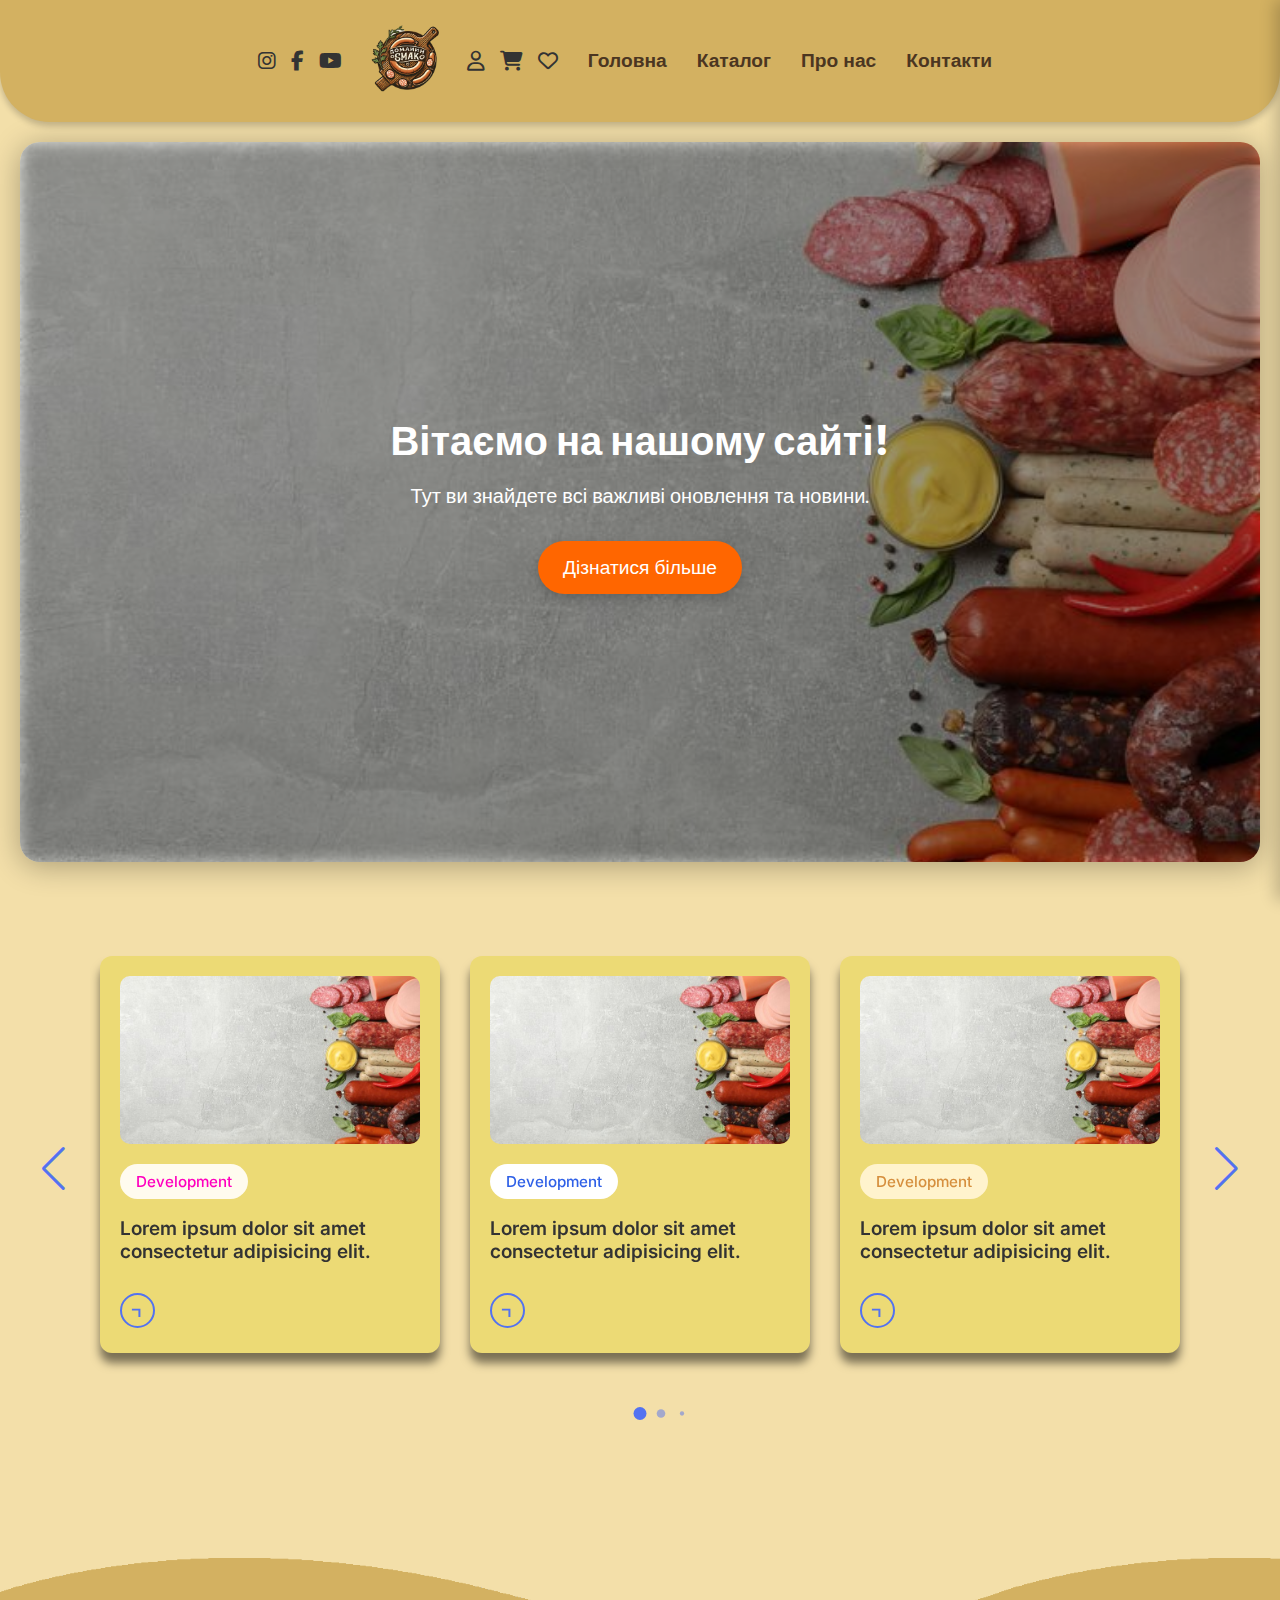
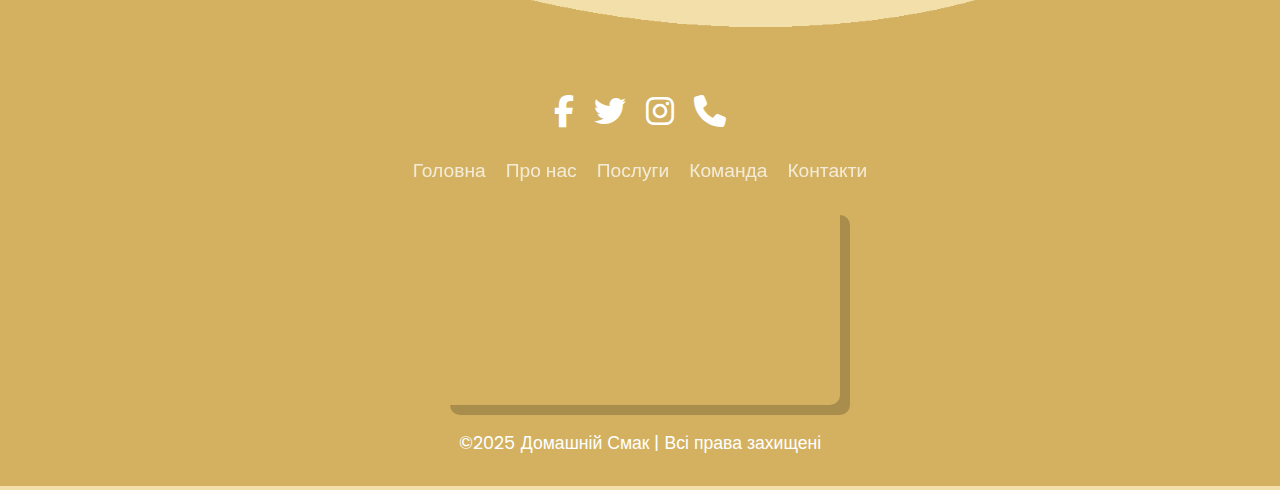
<file: index.html>
<!DOCTYPE html>
<html lang="en">
<head>
    <meta charset="UTF-8">
    <meta name="viewport" content="width=device-width, initial-scale=1.0">
    <link rel="stylesheet" href="https://cdnjs.cloudflare.com/ajax/libs/font-awesome/6.5.1/css/all.min.css">
   
    <title>Menu</title>
    <link rel="stylesheet" href="styles.css">
    <link rel="stylesheet" href="https://fonts.googleapis.com/css2?family=Material+Symbols+Outlined&display=swap">
    <link rel="stylesheet" href="https://cdn.jsdelivr.net/npm/swiper@11/swiper-bundle.min.css">

    <style>
        /* Import Google Fonts */
        @import url('https://fonts.googleapis.com/css2?family=Poppins:ital,wght@0,100;0,200;0,300;0,400;0,500;0,600;0,700;0,800;0,900;1,100;1,200;1,300;1,400;1,500;1,600;1,700;1,800;1,900&display=swap');

        * {
            margin: 0;
            padding: 0;
            box-sizing: border-box;
            font-family: 'Poppins', sans-serif;
        }

        body {
            background-color:  #f3dfa9;
        }

        /* Header Styles */
        header {
            display: flex;
            justify-content: center;
            align-items: center;
            padding: 15px 25px;  
            background-color:  #d8bc69;
            box-shadow: 0 4px 6px rgba(0, 0, 0, 0.2);
            position: relative;
            z-index: 1000;
            border-radius: 0 0 50px 50px;
            transition: background-color 0.3s ease;
        }


        header:hover{
            background-color:  #d3b161;
        }

        .header-content {
            display: flex;
            align-items: center;
            justify-content: center;
            gap: 20px;
            flex-wrap: nowrap;
        }

        .social-links, .icons {
           
          display: flex;
            gap: 15px;
        }

        .social-links a, .icons a {
            color: #333;
            font-size: 20px;
            text-decoration: none;
            transition: color 0.3s ease, transform 0.3s ease;
        }

        .social-links a:hover, .icons a:hover {
            color: #dfac3e;
            transform: translateY(-3px);
        }

        .logo img {
            height: 85px;
            transition: transform 0.3s ease;
        }

        .logo img:hover {
            transform: scale(1.1);
        }

        .nav-links {
            display: flex;
            white-space: nowrap;
            gap: 25px;
        }

        .nav-links a {
            color: #333;
            text-decoration: none;
            font-weight: 600;
            font-size: 16px;
            transition: color 0.3s ease, transform 0.3s ease;
        }

        .nav-links a:hover {
            color: #dfac3e;
            transform: translateY(-3px);
        }

        /* Burger Menu Styles */
        .toggle {
            display: none; /* Visible by default */
            position: absolute;
            height: 30px;
            width: 30px;
            top: 50%;
            right: 20px;
            transform: translateY(-50%);
            z-index: 3000;
            cursor: pointer;
            border-radius: 2px;
            box-shadow: 1px 1px 1px 1px rgba(0, 0, 0, 0.3);
            opacity: 1; /* Fully visible */
            visibility: visible; /* Visible */
            transition: opacity 0.5s ease, visibility 0.5s ease; /* Smooth transition */
        }

        /* Hide the toggle button when the menu is open */
        input:checked ~ .toggle {
            opacity: 0; /* Fade out */
            visibility: hidden; /* Hide */
        }

        .toggle .common {
            position: absolute;
            height: 2px;
            width: 20px;
            background-color: #474343;
            border-radius: 50px;
            transition: 0.3s ease;
        }

        .toggle .top_line {
            top: 30%;
            left: 50%;
            transform: translate(-50%, -50%);
        }

        .toggle .middle_line {
            top: 50%;
            left: 50%;
            transform: translate(-50%, -50%);
        }

        .toggle .bottom_line {
            top: 70%;
            left: 50%;
            transform: translate(-50%, -50%);
        }

        input:checked ~ .toggle .top_line {
            left: 2px;
            top: 14px;
            width: 25px;
            transform: rotate(45deg);
        }

        input:checked ~ .toggle .bottom_line {
            left: 2px;
            top: 14px;
            width: 25px;
            transform: rotate(-45deg);
        }

        input:checked ~ .toggle .middle_line {
            opacity: 0;
            transform: translateX(20px);
        }

        /* Slide Menu Styles */
        .slide {
            height: 100vh;
            width: 250px;
            position: fixed;
            background-color: #fff;
            transition: 0.5s ease;
            transform: translateX(250px);
            right: 0;
            top: 0;
            box-shadow: -5px 0 15px rgba(0, 0, 0, 0.2);
            z-index: 2500;
        }

        input:checked ~ .slide {
            transform: translateX(0);
        }

        .slide h1 {
            color: #333;
            font-weight: 800;
            text-align: center;
            padding: 20px 0;
            background-color: #dfac3e;
            margin-bottom: 10px;
        }

        .slide ul {
            padding: 10px;
        }

        .slide ul li {
            list-style: none;
            margin-bottom: 10px;
        }

        .slide ul li a {
            color: #333;
            font-weight: 500;
            padding: 12px 15px;
            display: block;
            text-transform: capitalize;
            text-decoration: none;
            border-radius: 5px;
            transition: background-color 0.3s ease, color 0.3s ease;
        }

        .slide ul li a i {
            width: 30px;
            text-align: center;
            margin-right: 10px;
        }

        .slide ul li a:hover {
            color: #fff;
            background-color: #dfac3e;
        }

        /* Close Button Styles */
        .close-btn {
            position: absolute;
            top: 25px;        
            background-color: transparent;
            border: none;
            color: #333;
            font-size: 16px;
            cursor: pointer;
            padding: 5px 10px;
            transition: color 0.3s ease;
            right:25px;
            cursor: pointer;
            border-radius: 4px;
            background-color: #dabe8b;
            box-shadow: 0.5px 0.5px 2px 2px rgba(0, 0, 0, 0.3);
        }

        .close-btn:hover {
            color: #9e7722;
        }

        /* Overlay for Menu */
        .overlay {
            display: none;
            position: fixed;
            top: 0;
            left: 0;
            width: 100%;
            height: 100%;
            background-color: rgba(0, 0, 0, 0.5);
            z-index: 2000;
        }

        input:checked ~ .overlay {
            display: block;
        }

        /* Responsive Styles */
        @media (max-width: 768px) {
            .header-content {
                width: 100%;
            }

            .nav-links {
                display: none;
            }

            .logo {
                text-align: center;
            }

            .toggle {
                display: block;
            }

            .icons {
                position: relative;
                padding-right: 60px;
            }

            .nonvisible {
                display: none;
            }

            .hidden {
                display: none;
            }
        }

        input {
            display: none;
            visibility: hidden;
            -webkit-appearance: none;
        }

        @media(max-width:370px){
            header{
                position: absolute;
            }
            .slide{
                height: 100%;
            }
        }


        
        .toggle:hover{
            background-color: #c2a93b;
        }

        @media (max-width: 806px) {
    .header-content {
        flex-direction:row ;
        align-items: center; /* Center align items */
        gap: 15px; /* Add some spacing between stacked items */
        
    }}
      
    </style>
</head>
<body>
    <div class="absol">
        <header>
            <!-- Header Content -->
            <div class="header-content">
                <!-- Social Media Links -->
                <div class="social-links">
                    <a href="https://instagram.com" target="_blank"><i class="fab fa-instagram"></i></a>
                    <a href="https://facebook.com" target="_blank"><i class="fab fa-facebook-f"></i></a>
                    <a href="https://youtube.com" target="_blank"><i class="fab fa-youtube"></i></a>
                </div>
                <!-- Logo -->
                <div class="logo">
                    <img src="img/smak.png" alt="Logo">
                </div>
                <!-- Icons -->
                <div class="icons">
                    <a href="#"><i class="far fa-user"></i></a>
                    <a href="#"><i class="fas fa-shopping-cart"></i></a>
                    <a href="#"><i class="far fa-heart"></i></a>
                    <div class="nonvisible">
                        <ul class="nav-links">
                            <li><a href="#">Головна</a></li>
                            <li><a href="#">Каталог</a></li>
                            <li><a href="#">Про нас</a></li>
                            <li><a href="#">Контакти</a></li>
                           <style>.nav-links {
                            list-style: none;
                            display: flex;
                            gap: 0px;
                            align-items: center;
                            margin: 0 0px;
                            font-size: 1.2em;
                        }

                        .nav-links a {
                            color: #4b3621;
                            font-size: 1em;
                            padding: 10px 15px;
                            border-radius: 5px;
                            transition: background-color 0.3s ease, color 0.3s ease, transform 0.3s ease;
                            text-decoration: none;
                        }

                        .nav-links a:hover {
                            background-color: #dabe8b;
                            transform: scale(1.1);
                        }</style>
                          </ul>
                    </div>
                    <!-- Burger Menu -->
                    <label for="toggle">
                        <input type="checkbox" id="toggle">
                        <div class="toggle">
                            <span class="top_line common"></span>
                            <span class="middle_line common"></span>
                            <span class="bottom_line common"></span>
                        </div>
                        <div class="slide">
                            <h1>Menu</h1>
                            <!-- Close Button -->
                            <button id="closeMenu" class="close-btn">
                                <i class="fas fa-times"></i> 
                            </button>
                            <ul>
                                <li><a href="#"><i class="fa fa-tv"></i> Dashboard</a></li>
                                <li><a href="#"><i class="far fa-user"></i> Профіль</a></li>
                                <li><a href="#"><i class="fa-brands fa-gripfire"></i> Новинки</a></li>
                                <li><a href="#"><i class="far fa-comments"></i> Повідомлення</a></li>
                                <li><a href="#"><i class="far fa-folder"></i> Files</a></li>
                                <li><a href="#"><i class="far fa-address-book"></i> Contacts</a></li>
                                <li><a href="#"><i class="far fa-heart"></i> Favorites</a></li>
                                <li><a href="#"><i class="fa fa-cogs"></i> Settings</a></li>
                            </ul>
                        </div>
                        <!-- Overlay -->
                        <div class="overlay"></div>
                    </label>
                </div>
            </div>
        </header>
    </div>


    <div class="hero-section">
        <div class="hero-content">
            <h1>Вітаємо на нашому сайті!</h1>         
            <p>Тут ви знайдете всі важливі оновлення та новини.</p>
            <a href="#" class="hero-button">Дізнатися більше</a> <!-- Кнопка -->
        </div>
    </div>

    <iframe src="newtest.html" width="100%" height="600px" frameborder="0"></iframe>

    <iframe src="footer.html" width="100%" height="600px" frameborder="0"></iframe>
    <script>
        document.getElementById('toggle').addEventListener('change', function() {
            var toggleButton = document.querySelector('.toggle');
            if (this.checked) {
                toggleButton.classList.remove('visible');
            } else {
                toggleButton.classList.add('visible');
            }
        });

        // Close menu when close button is clicked
        document.getElementById('closeMenu').addEventListener('click', function() {
            document.getElementById('toggle').checked = false;
            document.querySelector('.toggle').classList.add('visible');
        });
    </script>

</body>
</html>
</file>
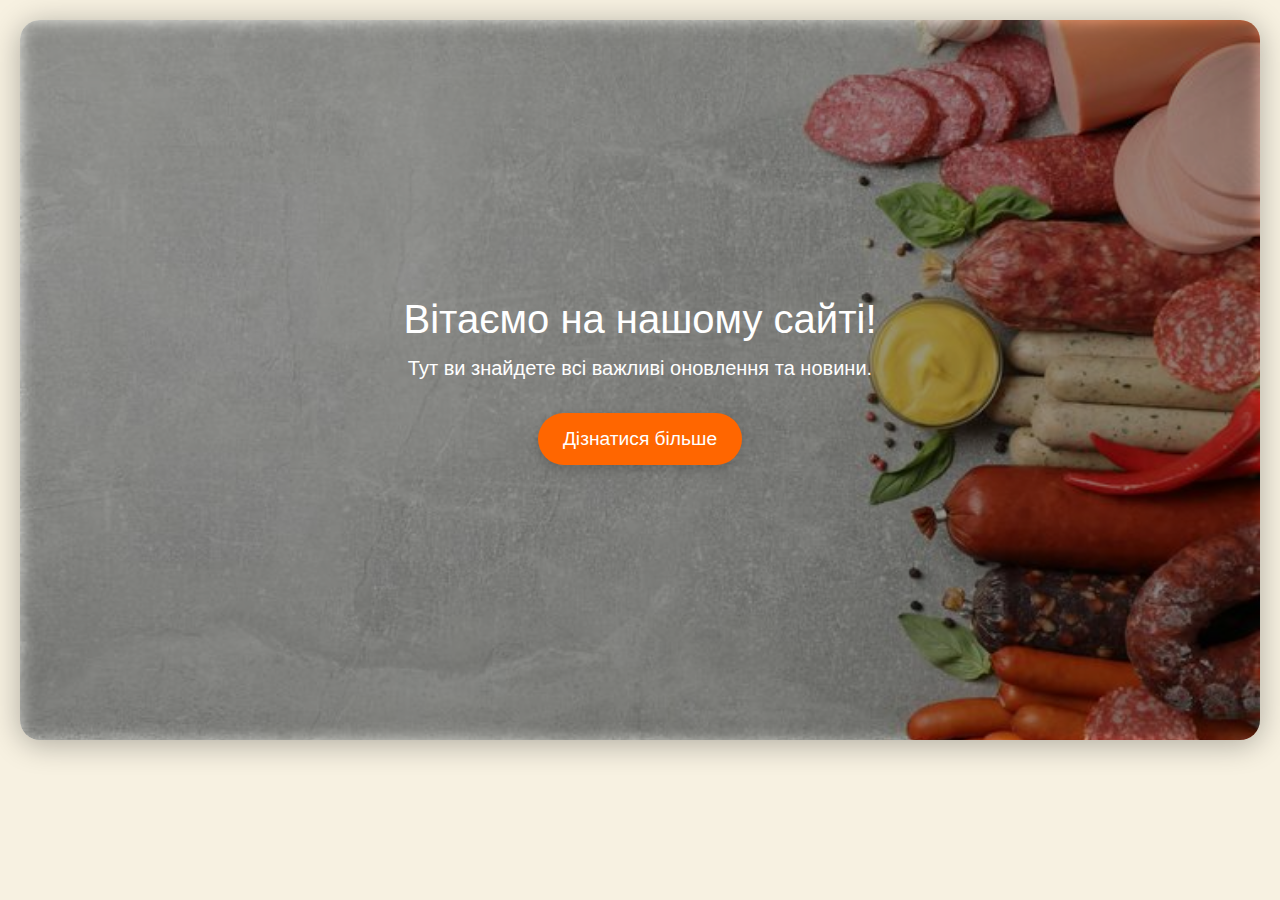
<file: inde.html>
<!DOCTYPE html>
<html lang="uk">
<head>
    <meta charset="UTF-8">
    <meta name="viewport" content="width=device-width, initial-scale=1.0">
    <meta name="description" content="Ласкаво просимо до ковбасного раю! Ми пропонуємо найкращі продукти.">
    
    <!-- Підключення AOS для анімації при прокручуванні -->
    <link href="https://cdn.jsdelivr.net/npm/aos@2.3.4/dist/aos.css" rel="stylesheet">
    <script src="https://cdn.jsdelivr.net/npm/aos@2.3.4/dist/aos.js"></script>
    
    <!-- Підключення Bootstrap -->
    <link href="https://cdn.jsdelivr.net/npm/bootstrap@5.3.0-alpha1/dist/css/bootstrap.min.css" rel="stylesheet">
    <link rel="stylesheet" href="styles.css">
    <link rel="stylesheet" href="https://cdnjs.cloudflare.com/ajax/libs/font-awesome/6.0.0-beta3/css/all.min.css">
    <link rel="stylesheet" href="style.css">
    <link rel="stylesheet" href="https://fonts.googleapis.com/css2?family=Material+Symbols+Outlined&display=swap">
    <link rel="stylesheet" href="https://cdn.jsdelivr.net/npm/swiper@11/swiper-bundle.min.css">
    <script>
        AOS.init(); // ініціалізація AOS
    </script>
    
    <title>Ковбасний рай</title>
</head>
<body>

<main>
    <div class="hero-section">
        <div class="hero-content">
            <h1>Вітаємо на нашому сайті!</h1>         
            <p>Тут ви знайдете всі важливі оновлення та новини.</p>
            <a href="#" class="hero-button">Дізнатися більше</a> <!-- Кнопка -->
        </div>
    </div>
</main>





<!-- Підключаємо скрипти -->
<script src="https://code.jquery.com/jquery-3.6.0.min.js"></script>
<script src="https://cdn.jsdelivr.net/npm/bootstrap@5.3.0-alpha1/dist/js/bootstrap.bundle.min.js"></script>
<script src="scripts.js"></script>





</body>
</html>
</file>
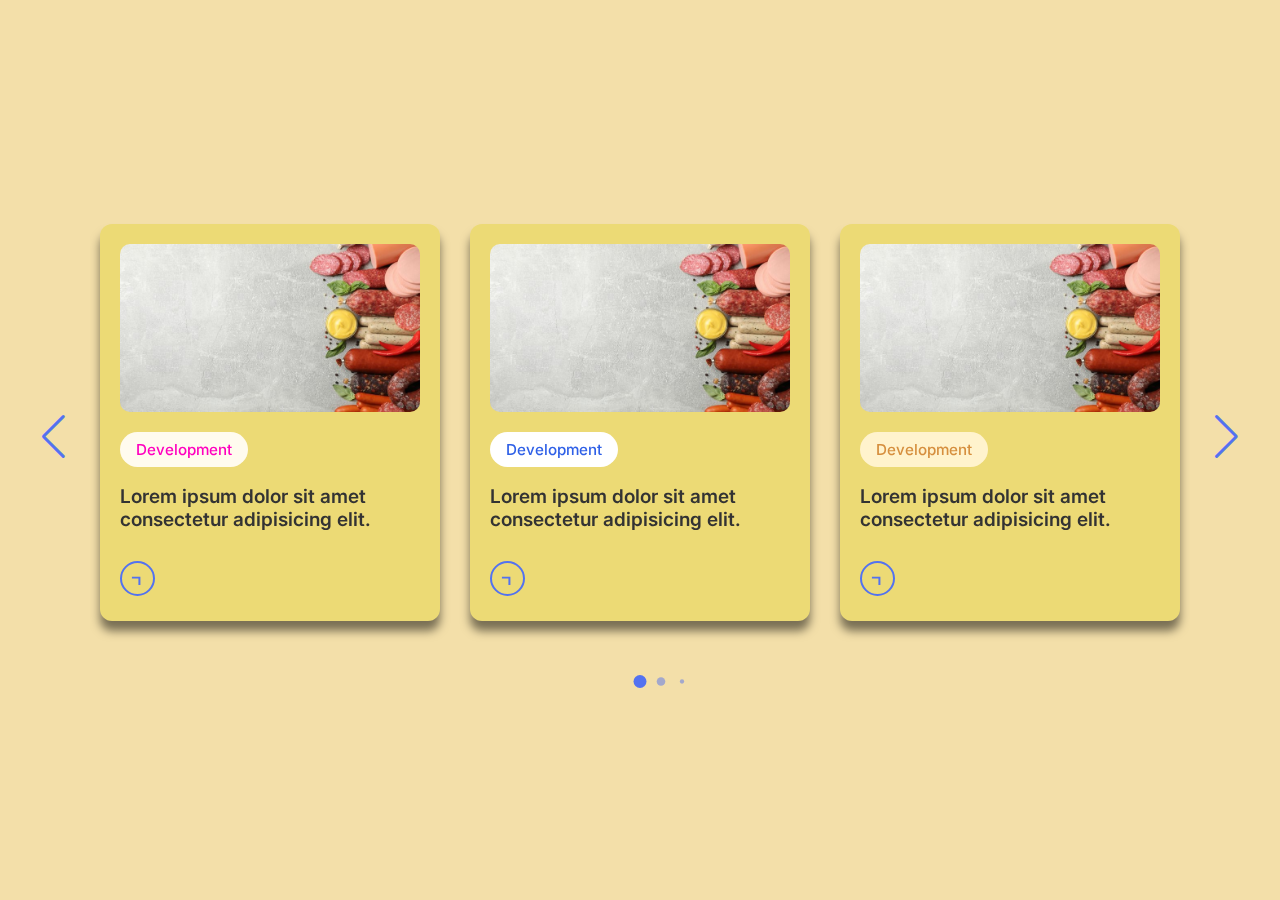
<file: newtest.html>
<!DOCTYPE html>
<html lang="en">
<head>
    <meta charset="UTF-8">
    <meta name="viewport" content="width=device-width, initial-scale=1.0">
    <link rel="stylesheet" href="https://fonts.googleapis.com/css2?family=Material+Symbols+Outlined&display=swap">
    <link rel="stylesheet" href="https://cdn.jsdelivr.net/npm/swiper@11/swiper-bundle.min.css">
    <title>Document</title>
    <style>
        @import url('https://fonts.googleapis.com/css2?family=Inter:wght@100..900&display=swap');

        * {
            margin: 0;
            padding: 0;
            box-sizing: border-box;
            font-family: "Inter", sans-serif;
        }

        body {
            display: flex;
            align-items: center;
            justify-content: center;
            min-height: 100vh;
            background:#f3dfa9;
        }

        .card-list {
            list-style: none;
            padding: 0;
        }

        .card-item {
            margin-bottom: 20px;
        }

        .card-link {
           user-select: none;
            display: block;
            background:  #ecda75;
            padding: 18px;
            border-radius: 12px;
            text-decoration: none;
            border: 2px solid transparent;
            box-shadow: 0 10px 10px rgba(0, 0, 0, 0.5);
            transition: 0.2s ease;
        }

        .card-link :hover {
            border-color: #5372F0;
        }

        .card-link:active{
            cursor: grabbing;
        }

        .card-image {
            width: 100%;
            aspect-ratio: 16 / 9;
            object-fit: cover;
            border-radius: 10px;
        }

        .badge {
            color: rgb(47, 96, 231);
            padding: 8px 16px;
            font-size: 0.95rem;
            font-weight: 500;
            margin: 16px 0 18px;
            background: #ffffff;
            width: fit-content;
            border-radius: 50px;
        }

        .card-button {
          height: 35px;
          width: 35px;
          color: #5372F0;
          border-radius: 50%;
          margin: 30px 0 5px;
          background: none;
          cursor: pointer;
          border: 2px solid #5372F0;
          transform: rotate(-45deg);
          transition: 0.4s ease;
        }

        .card-button:hover {
            background: #0056b3;
        }

        .card-title{
            font-size: 1.19rem;
            color: #333;
            font-weight: 600;
        }

        .card-list .card-link:hover .card-button {
            color: #ffffff;
            background: #5372F0;
        }

        .card-list .card-link .badge.designer {
            color: #ff00bf;
            background: #fffbee;
        }

        .card-list .card-link .badge.marketer {
            color: #d68f3e;
            background: #fff3cd;
        }

        .card-list .card-link .badge.gamer {
            color: #135c04;
            background: #fff3cd;
        }

        .card-list .card-link .badge.editor {
            color: #856404;
            background: #fff3cd;
        }

        .card-wrapper {
            max-width: 1100px;
            margin: 0 60px 35px;
            padding: 20px 10px;
            overflow: hidden;
        }

        .card-wrapper .swiper-pagination-bullet {
            height: 13px;
            width: 13px;
            opacity: 0.5;
            background: #5372F0;
        }

        .card-wrapper .swiper-pagination-bullet-active {
            opacity : 1;
        }

        .card-wrapper .swiper-slide-button {
            color: #5372F0;
            margin-top: -35px;
        }

        @media screen and (max-width: 768px){
            .card-wrapper {
                margin: 0 10px 25px;
            }

            .card-wrapper .swiper-slide-button {
                display: none;
            }
        }
    </style>
</head>
<body>
    <div class="container swiper">
        <div class="card-wrapper">
            <ul class="card-list swiper-wrapper">
                <li class="card-item swiper-slide">
                    <a href="#" class="card-link">
                        <img src="img/sausages.jpg" alt="Sausages" class="card-image">
                        <p class="badge designer">Development</p>
                        <h2 class="card-title">
                            Lorem ipsum dolor sit amet consectetur adipisicing elit.
                        </h2>
                        <button class="card-button material-symbols-outlined">
                            chevron_right
                        </button>
                    </a>
                </li>
                <li class="card-item swiper-slide">
                    <a href="#" class="card-link">
                        <img src="img/sausages.jpg" alt="Sausages" class="card-image">
                        <p class="badge developer">Development</p>
                        <h2 class="card-title">
                            Lorem ipsum dolor sit amet consectetur adipisicing elit.
                        </h2>
                        <button class="card-button material-symbols-outlined">
                            chevron_right
                        </button>
                    </a>
                </li> <li class="card-item swiper-slide">
                    <a href="#" class="card-link">
                        <img src="img/sausages.jpg" alt="Sausages" class="card-image">
                        <p class="badge marketer">Development</p>
                        <h2 class="card-title">
                            Lorem ipsum dolor sit amet consectetur adipisicing elit.
                        </h2>
                        <button class="card-button material-symbols-outlined">
                            chevron_right
                        </button>
                    </a>
                </li> <li class="card-item swiper-slide">
                    <a href="#" class="card-link">
                        <img src="img/sausages.jpg" alt="Sausages" class="card-image">
                        <p class="badge gamer">Development</p>
                        <h2 class="card-title">
                            Lorem ipsum dolor sit amet consectetur adipisicing elit.
                        </h2>
                        <button class="card-button material-symbols-outlined">
                            chevron_right
                        </button>
                    </a>
                </li> <li class="card-item swiper-slide">
                    <a href="#" class="card-link">
                        <img src="img/sausages.jpg" alt="Sausages" class="card-image">
                        <p class="badge editor">Development</p>
                        <h2 class="card-title">
                            Lorem ipsum dolor sit amet consectetur adipisicing elit.
                        </h2>
                        <button class="card-button material-symbols-outlined">
                            chevron_right
                        </button>
                    </a>
                </li>
            </ul>    

            <div class="swiper-pagination"></div>
            <div class="swiper-slide-button swiper-button-prev"></div>
            <div class="swiper-slide-button swiper-button-next"></div>
        </div>
    </div>

    <script src="https://cdn.jsdelivr.net/npm/swiper@11/swiper-bundle.min.js"></script>
    <script>
        const swiper = new Swiper('.card-wrapper', {
            loop: true,
            spaceBetween: 30,
            autoplay: {
                delay: 3000,
                disableOnInteraction: false,
            },
            pagination: {
                el: '.swiper-pagination',
                clickable: true,
                dynamicBullets: true
            },
            navigation: {
                nextEl: '.swiper-button-next',
                prevEl: '.swiper-button-prev',
            },
            breakpoints: {
                0: {
                    slidesPerView: 1
                },
                768: {
                    slidesPerView: 2
                },
                1024: {
                    slidesPerView: 3
                },
            }
        });

        const swiperContainer = document.querySelector('.card-wrapper');

        swiperContainer.addEventListener('mouseenter', () => {
            swiper.autoplay.stop();
        });

        swiperContainer.addEventListener('mouseleave', () => {
            swiper.autoplay.start();
        });
    </script>
</body>
</html>
</file>
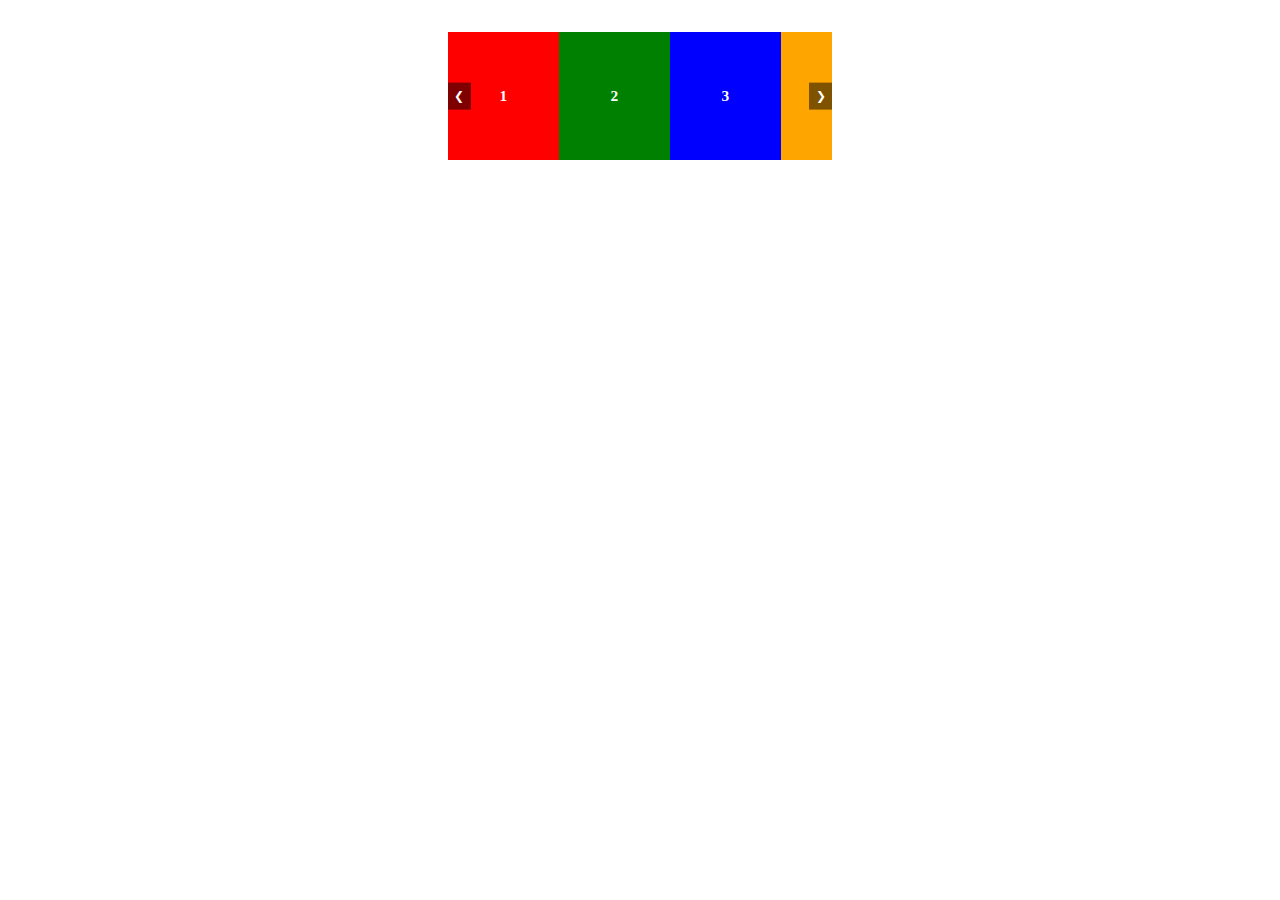
<file: testik.html>
<!DOCTYPE html>
<html lang="ru">
  <head>
    <meta charset="UTF-8" />
    <meta name="viewport" content="width=device-width, initial-scale=1.0">
    <title>Карусель на 5 элементов</title>
    <style>
      /* Контейнер карусели */
      .carousel-container {
        width: 30vw; /* Ширина области видимости карусели */
        margin: 2.5vw auto; /* Отцентрировать по горизонтали */
        overflow: hidden; /* Прятать элементы, выходящие за границы */
        position: relative; /* Для позиционирования стрелок */
      }

      /* Внутренний трек для прокрутки */
      .carousel-track {
  display: flex;
  transition: transform 0.3s;
  cursor: grab;
  justify-content: space-between; /* Равномерное распределение */
}

.carousel-item {
  flex: 0 0 auto; /* Фиксированная ширина элементов */
  width: calc((100% - 4vw) / 3); /* 3 элемента с отступами */
  height: 10vw;
  display: flex;
  justify-content: center;
  align-items: center;
  color: #fff;
  font-size: 1.2vw;
  font-weight: bold;
  user-select: none;
}


      /* Кнопки влево и вправо */
      .arrow {
        position: absolute;
        top: 50%;
        transform: translateY(-50%);
        background-color: rgba(0, 0, 0, 0.5);
        color: #ffffff;
        border: none;
        padding: .5vw;
        cursor: pointer;
        z-index: 10;
        font-size: .9vw;
      }
      .arrow.left {
        left: 0;
      }
      .arrow.right {
        right: 0;
      }

    </style>
  </head>
  <body>
    <div class="carousel-container" id="carousel">
      <button class="arrow left" id="prevBtn">&#10094;</button>

      <div class="carousel-track" id="track">
        <div class="carousel-item" style="background-color: red">1</div>
        <div class="carousel-item" style="background-color: green">2</div>
        <div class="carousel-item" style="background-color: blue">3</div>
        <div class="carousel-item" style="background-color: orange">4</div>
        <div class="carousel-item" style="background-color: purple">5</div>
      </div>

      <button class="arrow right" id="nextBtn">&#10095;</button>
    </div>

    <script>
      const track = document.getElementById("track");
      const prevBtn = document.getElementById("prevBtn");
      const nextBtn = document.getElementById("nextBtn");

      let currentIndex = 0;
      const totalItems = 5; // Всего 5 элементов

      // Определяем количество видимых элементов на основе ширины экрана
      let visibleItems = 3; // По умолчанию показываем 3 элемента
      let itemWidth = 210; // Ширина элемента (с маргинами)

      function setVisibleItems() {
        
        itemWidth = document.querySelector('.carousel-item').getBoundingClientRect().width
        if (window.innerWidth <= 320) {
          visibleItems = 1; // На экранах меньше 320px показываем 1 элемент
          //itemWidth = 100; // Ширина одного элемента на маленьких экранах
        } else if (window.innerWidth <= 768) {
          visibleItems = 2; // На экранах меньше 768px показываем 2 элемента
          //itemWidth = 200; // Ширина одного элемента на экранах среднего размера
        } else {
          visibleItems = 3; // На экранах больше 768px показываем 3 элемента
          //itemWidth = 210; // Ширина элемента для 3 слайдов
        }
      }

      window.addEventListener('resize', setVisibleItems); // Обновляем при изменении размера окна
      setVisibleItems(); // Инициализация при первой загрузке
      let maxIndex = 0; // Переменная для хранения предела прокрутки

function setVisibleItems() {
  itemWidth = document.querySelector(".carousel-item").getBoundingClientRect().width;
  
  if (window.innerWidth <= 320) {
    visibleItems = 1;
  } else if (window.innerWidth <= 768) {
    visibleItems = 2;
  } else {
    visibleItems = 3;
  }

  maxIndex = Math.max(totalItems - visibleItems, 0); // Ограничиваем индекс
  currentIndex = Math.min(currentIndex, maxIndex); // Фиксим положение, если ушли дальше
  updateCarousel();
}

window.addEventListener("resize", setVisibleItems);
setVisibleItems(); // Запускаем при загрузке


      // Функция для обновления смещения карусели
      function updateCarousel() {
        track.style.transform = `translateX(-${currentIndex * itemWidth}px)`;
      }

      // Обработчик кнопки "Назад"
      prevBtn.addEventListener("click", () => {
        currentIndex = Math.max(currentIndex - 1, 0);
        updateCarousel();
      });

      // Обработчик кнопки "Вперёд"
      nextBtn.addEventListener("click", () => {
        currentIndex = Math.min(currentIndex + 1, maxIndex);
        updateCarousel();
      });

      // --- Поддержка "свайпа" мышкой (drag) ---
      let startX = 0; // Координата начала "захвата"
      let isDragging = false;

      // Начало захвата
      track.addEventListener("mousedown", (e) => {
        isDragging = true;
        startX = e.pageX;
        track.style.cursor = "grabbing";
      });

      // Окончание захвата (на всем документе, чтобы точно поймать отпускание)
      document.addEventListener("mouseup", () => {
        isDragging = false;
        track.style.cursor = "grab";
      });

      // Движение мыши
      track.addEventListener("mousemove", (e) => {
  if (!isDragging) return;

  let walk = e.pageX - startX;

  if (Math.abs(walk) > 50) {
    if (walk < 0) {
      currentIndex = Math.min(currentIndex + 1, maxIndex);
    } else {
      currentIndex = Math.max(currentIndex - 1, 0);
    }
    updateCarousel();
    isDragging = false; // Завершаем свайп, чтобы не было повторных срабатываний
  }
});


      // Автоматическое прокручивание
      let autoScrollInterval;

      function startAutoScroll() {
        autoScrollInterval = setInterval(() => {
          if (currentIndex < maxIndex) {
            currentIndex += 1;  // Прокручиваем вперед
          } else {
            currentIndex = 0;  // Если дошли до последнего элемента, начинаем сначала
          }
          updateCarousel();
        }, 5000); // Прокручивать каждые 5 секунд
      }

      function stopAutoScroll() {
        clearInterval(autoScrollInterval);
      }

      // Запуск авто-прокрутки при загрузке
      startAutoScroll();

      // Остановка прокрутки при наведении
      track.addEventListener("mouseenter", stopAutoScroll);

      // Возобновление прокрутки при уходе мыши
      track.addEventListener("mouseleave", startAutoScroll);
    </script>
  </body>
</html>
</file>
<file: styles.css>
/* Загальний стиль для секції */
.hero {
    position: relative;
    display: flex;
    justify-content: center;
    align-items: center;
    height: 100vh; /* Висота на весь екран */
    background: linear-gradient(135deg, #d8bc69, #f7f1e1);
    width: 100%; /* Задаємо 100% ширину */
    overflow: hidden; /* Щоб зображення не виходило за межі контейнера */
}

/* Стиль для контейнера, що містить зображення */
.hero .container {
    position: relative;
    width: 80%; /* Зменшуємо розмір зображення */
    height: 80%; /* Зменшуємо висоту контейнера */
    display: flex;
    justify-content: center;
    align-items: center;
    overflow: hidden; /* Запобігає виходу зображення за межі контейнера */
    margin-top: 50px; /* Відступ від верхньої частини */
    border-radius: 20px;
}

/* Стиль для зображення */
.hero img {
    width: 100%; /* Зображення розтягується на всю ширину контейнера */
    height: 100%; /* Зображення розтягується на всю висоту контейнера */
    object-fit: cover; /* Заповнює контейнер без спотворень */
    position: absolute;
    top: 0;
    left: 0;
    border-radius: 20px; /* Закруглені краї за замовчуванням */
    transition: transform 0.3s ease-in-out; /* Додаємо плавну анімацію для масштабування */
    overflow: hidden;
}

/* Ефект збільшення при наведенні */
.hero img:hover {
    transform: scale(0.05); /* Збільшуємо зображення на 5% */
    border-radius: 20px;
}

/* Стиль для текстового накладу */
.text-overlay {
    position: absolute;
    top: 50%;
    left: 50%;
    transform: translate(-50%, -50%); /* Центруємо текст */
    text-align: center;
    color: #fff;
    z-index: 1; /* Забезпечує, що текст знаходиться поверх зображення */
}

/* Стиль для контейнера з кнопкою */
.button-container {
    position: absolute;
    top: 60%; /* Трохи нижче центру для кнопки */
    left: 50%;
    transform: translateX(-50%); /* Центруємо по горизонталі */
    z-index: 2; /* Забезпечує, що кнопка знаходиться поверх зображення */
}

/* Стиль для кнопки */
.catalog-button {
    padding: 10px 20px;
    font-size: 16px;
    background-color: #ff6347; /* Приклад кольору кнопки */
    color: #fff;
    border: none;
    border-radius: 5px;
    cursor: pointer;
    transition: background-color 0.3s ease;
}

.catalog-button:hover {
    background-color: #e55347; /* Приклад ефекту при наведенні */
}

/* Медіа-запити для мобільних пристроїв */
@media (max-width: 768px) {
    .hero .container {
        width: 95%; /* Збільшуємо ширину контейнера на мобільних пристроях */
        height: 70%; /* Зменшуємо висоту контейнера */
        margin-top: 20px; /* Зменшуємо відступ від верхньої частини */
    }

    .catalog-button {
        padding: 8px 16px; /* Зменшуємо розмір кнопки */
        font-size: 14px; /* Зменшуємо шрифт */
    }
}

/* Медіа-запити для екранів 1440px і вище */
@media (min-width: 1440px) {
    .catalog-button {
        padding: 12px 24px; /* Збільшуємо розмір кнопки */
        font-size: 18px; /* Збільшуємо шрифт */
    }

    .text-overlay {
        font-size: 24px; /* Збільшуємо розмір тексту */
    }
}

/* Медіа-запити для екранів 425px і менше */
@media (max-width: 425px) {
    .hero .container {
        width: 100%; /* Збільшуємо ширину контейнера */
        height: 400px; /* Встановлюємо висоту контейнера */
        margin-top: -200px; /* Зменшуємо відступ від верхньої частини */
    }

    .hero img {
        width: 400px; /* Встановлюємо ширину зображення */
        height: 400px; /* Встановлюємо висоту зображення */
        object-fit: cover; /* Заповнює контейнер без спотворень */
    }

    .button-container {
        top: 50%; /* Переміщуємо кнопку нижче */
    }
}

/* Загальні стилі для body */
body {
    margin: 0;
    font-family: Arial, sans-serif;
}

/* Стилі для секції зображення */
.hero-section {
    position: relative;
    background-image: url('img/sausages.jpg'); /* Заміни на своє зображення */
    background-size: cover;
    background-position: center;
    height: 80vh; /* Зменшено висоту */
    margin: 20px; /* Відступи від країв екрану */
    border-radius: 20px; /* Скруглення по краях */
    display: flex;
    justify-content: center;
    align-items: center;
    color: white;
    text-align: center;
    overflow: hidden; /* Прибирає зайве за межами скруглених кутів */
    box-shadow: 0 4px 30px rgba(0, 0, 0, 0.3); /* Тінь для секції */
    transition: transform 0.3s ease; /* Додаємо плавну анімацію для збільшення */
 
    
}
.hero-section img{
    width: 20vh;
}
.hero-section:hover {
    transform: scale(1.005); /* Збільшуємо зображення при наведенні */
}

.hero-section::before {
    content: "";
    position: absolute;
    top: 0;
    left: 0;
    right: 0;
    bottom: 0;
    background: rgba(0, 0, 0, 0.4); /* Напівпрозорий чорний фон для темнішого ефекту */
    z-index: 1;
    filter: blur(8px); /* Розмиття */
}

.hero-content {
    position: relative;
    z-index: 2; /* Виводить текст на передній план */
    padding: 20px; /* Відступи від країв секції */
    max-width: 90%; /* Обмежує ширину тексту */
    margin: 0 auto; /* Центрує текст */
}

/* Стилі для тексту */
.hero-content h1 {
    font-size: 2.5rem;
    margin: 0;
}

.hero-content p {
    font-size: 1.25rem;
    margin: 10px 0;
}

/* Стилі для кнопки */
.hero-button {
    display: inline-block;
    margin-top: 20px;
    padding: 12px 25px;
    font-size: 1.2rem;
    background-color: #ff6600;
    color: white;
    text-decoration: none;
    border-radius: 30px;
    transition: background-color 0.3s ease;
    z-index: 2; /* Переконуємося, що кнопка не схована за фоном */
    box-shadow: 0 4px 12px rgba(0, 0, 0, 0.2); /* Тінь для кнопки */
}

.hero-button:hover {
    background-color: #cc5200;
}

/* Адаптивність для мобільних пристроїв */
@media screen and (max-width: 768px) {
    .hero-section {
        height: 60vh; /* Зменшена висота на середніх екранах */
    }

    .hero-content h1 {
        font-size: 2rem;
    }

    .hero-content p {
        font-size: 1rem;
    }

    .hero-button {
        font-size: 1rem;
    }
}

@media screen and (max-width: 480px) {
    .hero-section {
        height: 50vh; /* Зменшена висота на малих екранах */
    }

    .hero-content h1 {
        font-size: 1.5rem;
    }

    .hero-content p {
        font-size: 0.9rem;
    }

    .hero-button {
        font-size: 0.9rem;
    }
}
</file>
<file: style.css>
/* Основні стилі */
body {
    margin: 0;
    font-family: Arial, sans-serif;
    background-color: #f7f1e1; /* Світлий відтінок з фону логотипа */
    color: #4b3621; /* Темно-коричневий колір */
   
}

a {
    text-decoration: none;
    color: inherit;
}

/* Хедер */
header {
    display: flex;
    justify-content: center;
    padding: 15px 25px;
    background-color: #d8bc69; /* Золотистий відтінок */
    color: #4b3621;
    position: fixed;
    width: 100%;
    top: 0;
    z-index: 1000;
    box-sizing: border-box;
    box-shadow: 0 4px 6px rgba(0, 0, 0, 0.2);
    border-radius: 0 0 50px 50px;
    transition: background-color 0.3s ease;
    text-decoration: none;
}
  
header:hover {
    background-color: #d3b161; /* Трохи світліший золотистий */
}

.header-content {
    display: flex;
    justify-content: center;
    align-items: center;
    width: 100%;
    max-width: 1400px;
}

.logo {
    display: flex;
    justify-content: center;
    align-items: center;
    margin: 0 30px;
}

.logo-img {
    max-height: 70px;
    transition: transform 0.3s ease;
}

.logo-img:hover {
    transform: scale(1.1);
}

.nav-links {
    list-style: none;
    display: flex;
    gap: 0px;
    align-items: center;
    margin: 0 0px;
    font-size: 1.2em;
   
}

.nav-links a {
    color: #4b3621;
    font-size: 1em;
    padding: 10px 15px;
    border-radius: 5px;
    transition: background-color 0.3s ease, color 0.3s ease, transform 0.3s ease;
    text-decoration: none;
}

.nav-links a:hover {
    background-color: #dabe8b; /* Світлий беж */
    transform: scale(1.1);
}

.burger {
    display: none;
    cursor: pointer;
}

.burger div {
    width: 30px;
    height: 4px;
    background-color: #4b3621;
    margin: 6px;
    transition: transform 0.3s ease, background-color 0.3s ease;
}

.burger:hover div {
    background-color: #e4cdaa;
    transform: scaleX(1.2);
}

.nav-links .login {
    display: none;
  
   
}


@media (max-width: 768px) {
    .nav-links {
        display: flex;
        flex-direction: column;
        align-items: center;
        background-color:  #d3b161;
        position: absolute;
        top: 100px;
        left: 50%;
        transform: translateX(-50%);
        width: calc(100% -50px);
        padding: 20px 0;
        border-radius: 0 0 10px 10px;
        box-shadow: 0 6px 8px rgba(0, 0, 0, 0.2);
        max-height: 0px;
        overflow: hidden;
        transition: max-height 0.5s ease-in-out;
        margin: 0;
        padding: 0;
        gap: 15px
    }

    .nav-links.nav-active {
        max-height: 500px;
        gap: 15px
    }

    .nav-links .log {
        display: flex;
        justify-content: space-between;
    }

    .nav-links .login {
        display: inline-block;
        padding: 10px 20px;
        background-color: #a38625; /* Жовтуватий фон */
        border-radius: 25px;
        color: #fff; /* Білий колір тексту */
        font-size: 16px;
        font-weight: bold;
        text-align: center;
        text-decoration: none;
        transition: all 0.3s ease;
    }
    
    .nav-links .login:hover {
        background-color: #b78f4d; /* Темніший колір фону при наведенні */
        transform: scale(1.05);
        box-shadow: 0 4px 10px rgba(255, 18, 18, 0.2);
    }
    
    .nav-links .login:active {
        background-color: #a77a3a; /* Ще темніший колір на натисканні */
        transform: scale(0.98);
    }
    
    

    .header-icons .cart {
        width: 10px;
    }

    .header-icons .login {
        display: none;

    }


    

    .nav-links a {
        padding: 15px 20px;
        font-size: 1.2em;
    }

    .burger {
        display: block;
        margin-left: 20px;
        cursor: pointer;
        transition: transform 0.3s ease-in-out;
    }

    .burger.active div:nth-child(1) {
        transform: rotate(45deg) translate(5px, 5px);
    }

    .burger.active div:nth-child(2) {
        opacity: 0;
    }

    .burger.active div:nth-child(3) {
        transform: rotate(-45deg) translate(5px, -5px);
    }
}

/* Основна сторінка */
.hero {
    position: relative;
    text-align: center;
    color: white;
    height: 100vh;
    display: flex;
    align-items: center;
    justify-content: center;
    padding: 0 20px;
}

.hero img {
    width: 100%;
    height: 100%;
    object-fit: cover;
    filter: blur(3px) brightness(75%);
}

.hero-text {
    position: absolute;
    top: 50%;
    left: 50%;
    transform: translate(-50%, -50%);
    text-align: center;
}

.hero-text h1 {
    font-size: 60px;
    margin: 0;
}

.hero-text button {
    padding: 15px 25px;
    font-size: 20px;
    background-color: #a0522d;
    color: #fff;
    border: none;
    cursor: pointer;
    border-radius: 5px;
    transition: background-color 0.3s ease, transform 0.2s ease;
}

.hero-text button:hover {
    background-color: #8b4513;
    transform: translateY(-2px);
}

.hero-text button:active {
    transform: translateY(2px);
    background-color: #d98e72;
}



/* Секція про компанію */
.about-content {
    display: flex;
    flex-direction: column;
    align-items: center;
    padding: 50px 30px;
    background-color: #fff;
    text-align: center;
}

.video-container {
    position: relative;
    width: 80%;
    max-width: 600px;
    margin: 20px auto;
}

.video-btn {
    font-size: 55px;
    background: none;
    border: none;
    color: #a0522d;
    cursor: pointer;
    transition: color 0.3s ease;
}

.video-btn:hover {
    color: #8b4513;
}

.modal {
    display: none;
    position: fixed;
    top: 0;
    left: 0;
    width: 100%;
    height: 100%;
    background: rgba(0, 0, 0, 0.5);
    justify-content: center;
    align-items: center;
}

.modal-content {
    position: relative;
    margin: auto;
    padding: 20px;
    width: 80%;
    max-width: 800px;
    background: white;
    border-radius: 10px;
}

.close {
    position: absolute;
    top: 10px;
    right: 10px;
    font-size: 30px;
    cursor: pointer;
}

/* Футер */
footer {
    background-color: #8b4513;
    color: #fff;
    padding: 30px;
    text-align: center;
}

#map {
    width: 100%;
    height: 200px;
    margin-top: 10px;
    border-radius: 10px;
}

.social-icons, .header-icons {
    display: flex;
    flex-wrap: nowrap;
    gap: 20px;
}

.social-icons a, .header-icons a {
    display: flex;
    justify-content: center;
    align-items: center;
    font-size: 1.5em;
    text-decoration: none;
  
}


.header-icons a:hover{

    color: #e4cdaa;
    transition: color 0.3s ease;
}

.social-icons a {
    color: #4b3621;
    font-size: 1.5em;
    transition: color 0.3s ease;
    text-decoration: none;
}

.social-icons a:hover {
    color: #e4cdaa;
}
</file>
